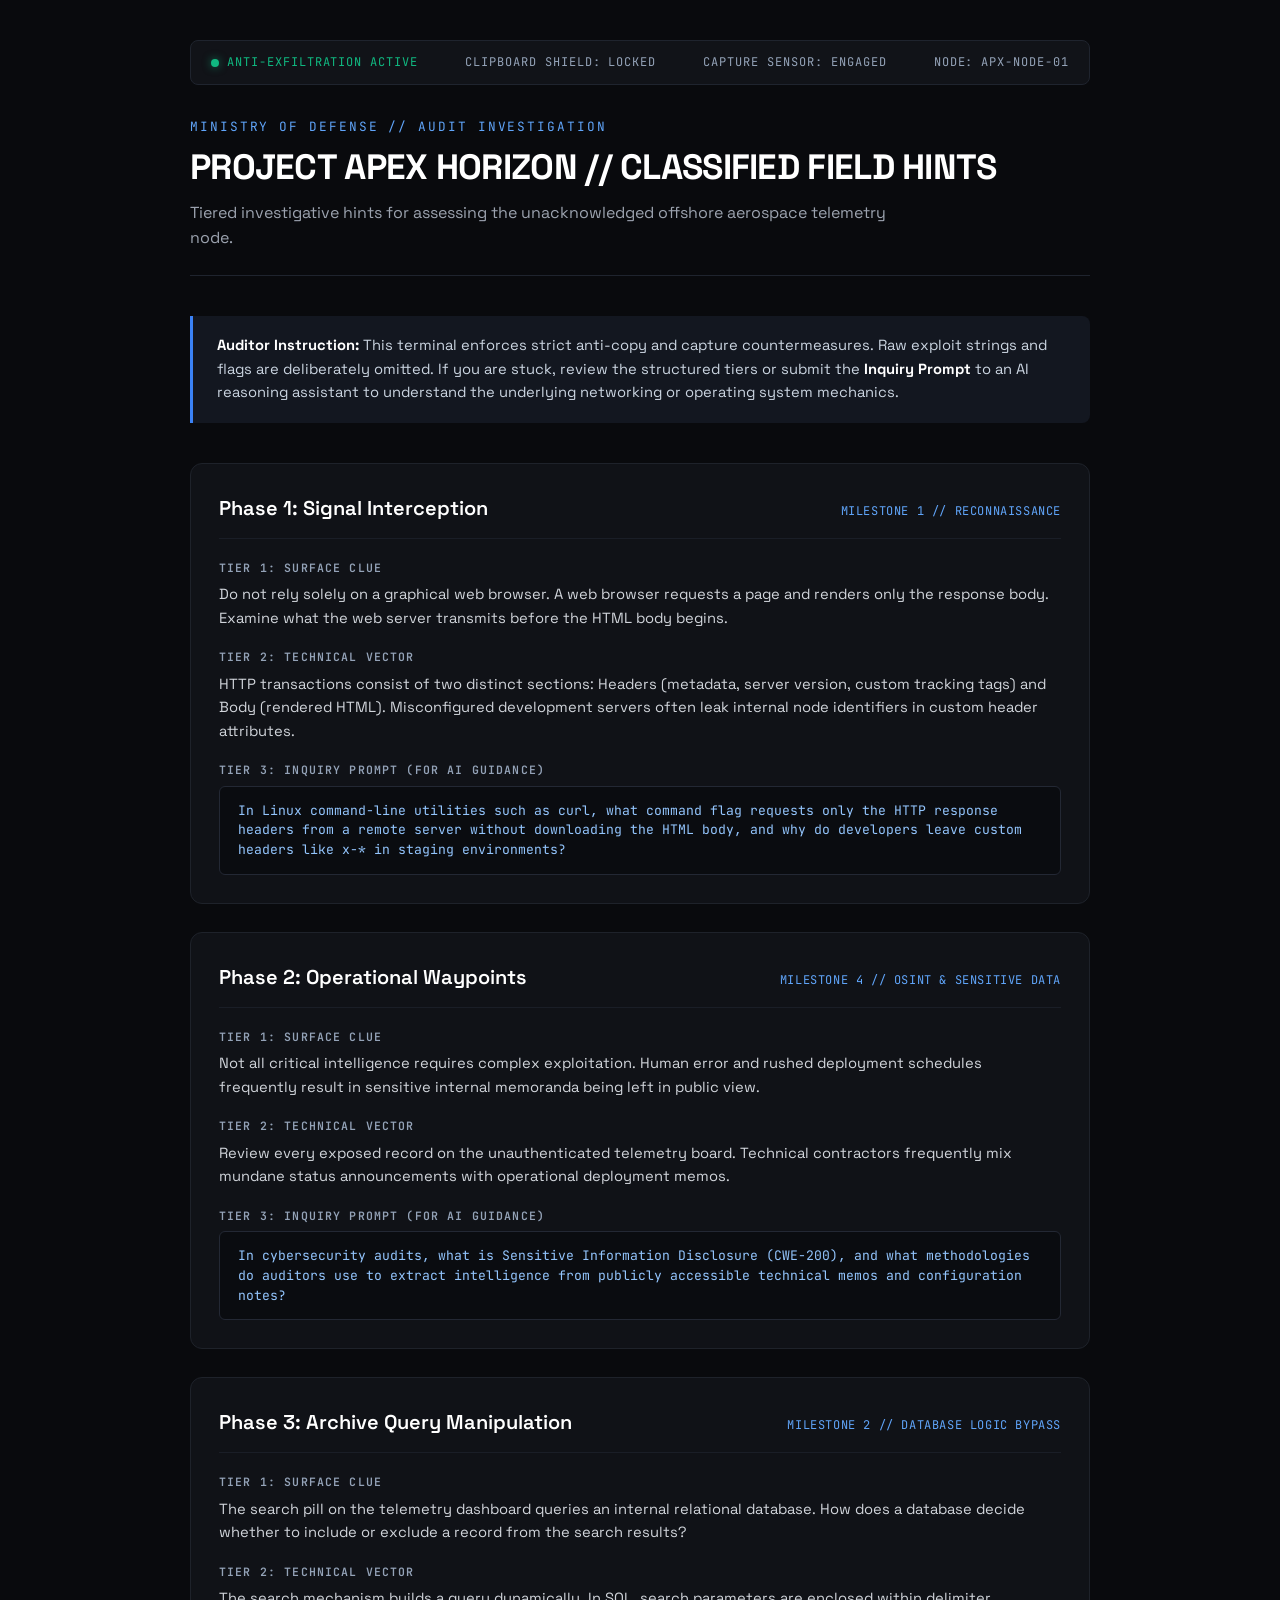
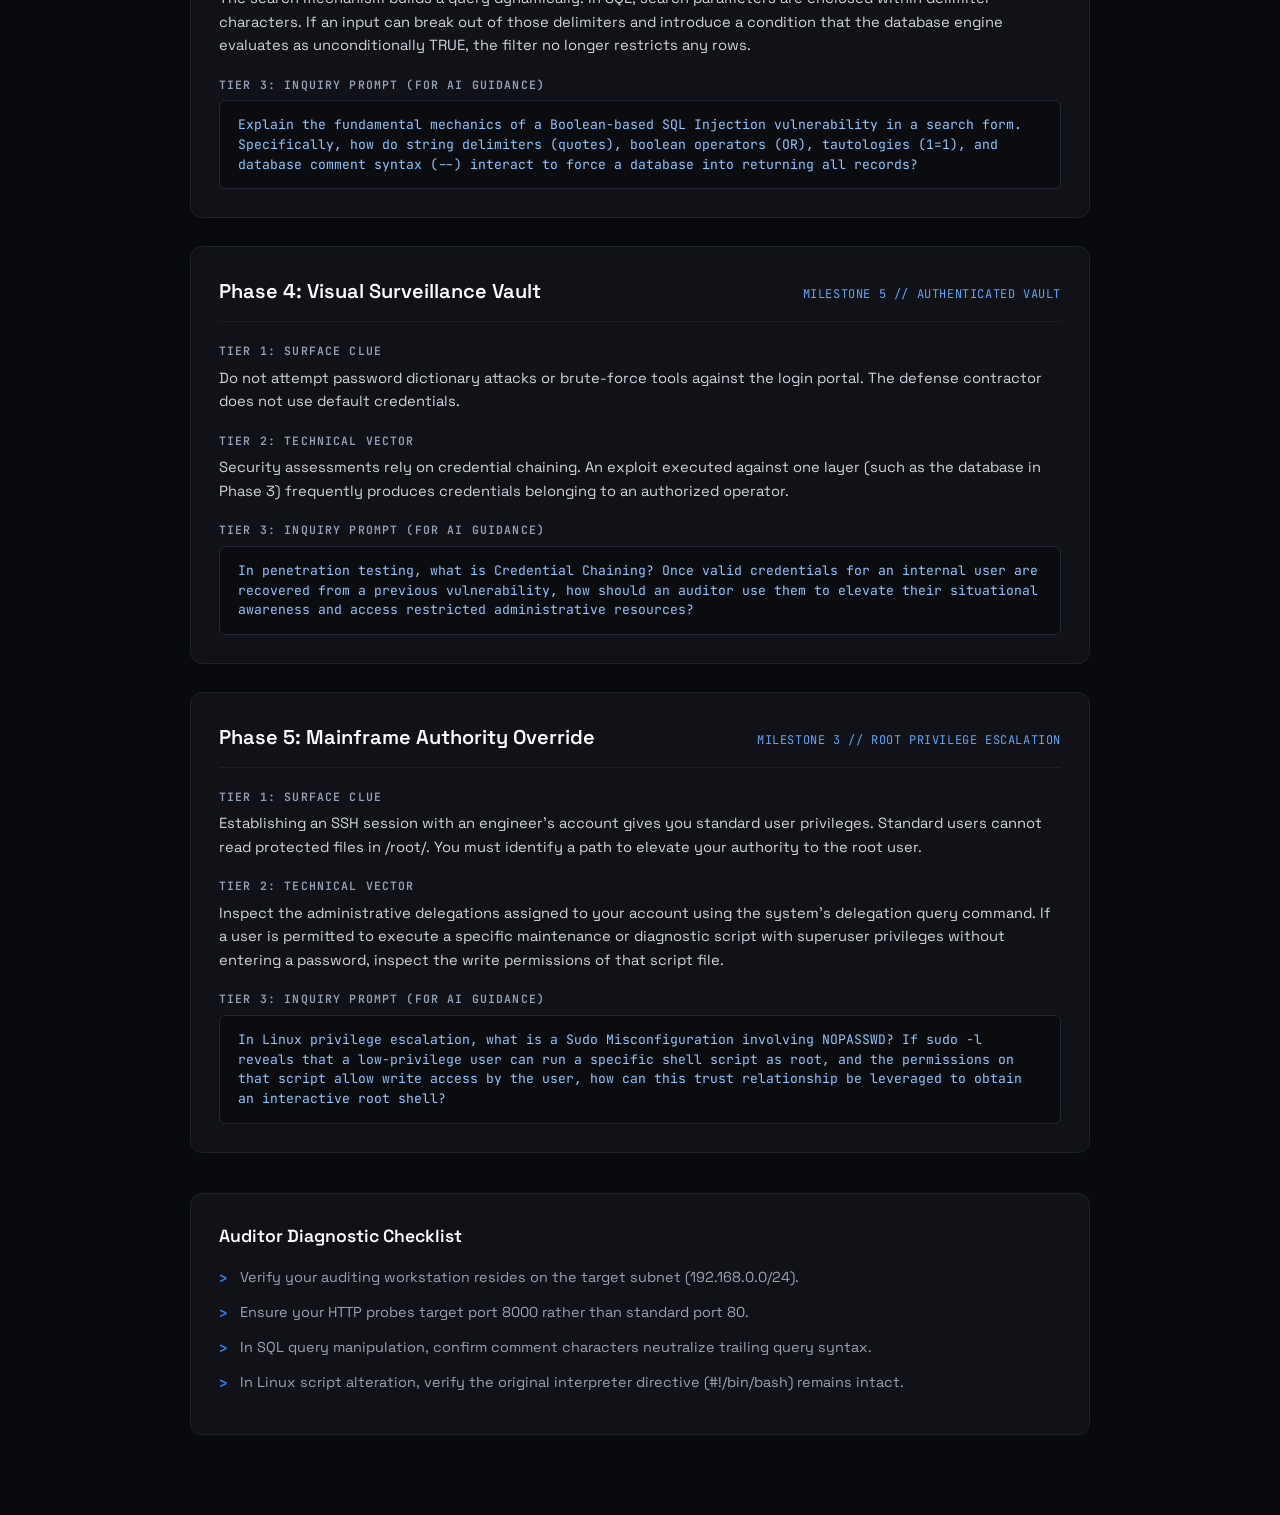
<file: hint/index.html>
<!DOCTYPE html>
<html lang="en">
<head>
  <meta charset="UTF-8">
  <meta name="viewport" content="width=device-width, initial-scale=1.0">
  <title>APEX HORIZON // CLASSIFIED AUDIT HINTS</title>
  <link rel="preconnect" href="https://fonts.googleapis.com">
  <link rel="preconnect" href="https://fonts.gstatic.com" crossorigin>
  <link href="https://fonts.googleapis.com/css2?family=Space+Grotesk:wght@400;500;600;700&family=JetBrains+Mono:wght@400;500;600&display=swap" rel="stylesheet">
  <style>
    /* -------------------------------------------------------------
       GLOBAL RESET & ANTI-COPY ENFORCEMENT
       ------------------------------------------------------------- */
    *, *::before, *::after {
      box-sizing: border-box;
      margin: 0;
      padding: 0;
      -webkit-user-select: none !important;
      -moz-user-select: none !important;
      -ms-user-select: none !important;
      user-select: none !important;
      -webkit-touch-callout: none !important;
    }

    /* Block Print Output */
    @media print {
      html, body {
        display: none !important;
        visibility: hidden !important;
        background: #000000 !important;
      }
    }

    body {
      background-color: #090a0d;
      color: #d1d5db;
      font-family: 'Space Grotesk', -apple-system, BlinkMacSystemFont, 'Segoe UI', Roboto, sans-serif;
      line-height: 1.6;
      min-height: 100vh;
      overflow-x: hidden;
      padding: 40px 20px 80px 20px;
      transition: filter 0.15s ease;
    }

    /* Container */
    .container {
      max-width: 900px;
      margin: 0 auto;
    }

    /* Security Status Banner */
    .security-bar {
      display: flex;
      justify-content: space-between;
      align-items: center;
      flex-wrap: wrap;
      gap: 12px;
      background: #111318;
      border: 1px solid #1f242e;
      border-radius: 8px;
      padding: 12px 20px;
      margin-bottom: 32px;
      font-family: 'JetBrains Mono', monospace;
      font-size: 0.75rem;
      letter-spacing: 0.08em;
      text-transform: uppercase;
    }

    .security-badge {
      display: inline-flex;
      align-items: center;
      gap: 8px;
      color: #10b981;
    }

    .badge-indicator {
      width: 8px;
      height: 8px;
      border-radius: 50%;
      background: #10b981;
      box-shadow: 0 0 8px rgba(16, 185, 129, 0.6);
    }

    .security-tag {
      color: #94a3b8;
    }

    /* Header */
    .header {
      margin-bottom: 40px;
      border-bottom: 1px solid #1f242e;
      padding-bottom: 24px;
    }

    .sub-tag {
      font-family: 'JetBrains Mono', monospace;
      font-size: 0.8rem;
      color: #60a5fa;
      letter-spacing: 0.15em;
      text-transform: uppercase;
      margin-bottom: 8px;
    }

    .title {
      font-size: 2.2rem;
      font-weight: 700;
      color: #ffffff;
      letter-spacing: -0.02em;
      line-height: 1.2;
      margin-bottom: 12px;
    }

    .lead {
      color: #9ca3af;
      font-size: 1rem;
      max-width: 720px;
    }

    /* Guidance Notice Box */
    .guidance-box {
      background: #131720;
      border-left: 3px solid #3b82f6;
      padding: 18px 24px;
      border-radius: 0 8px 8px 0;
      margin-bottom: 40px;
      font-size: 0.92rem;
      color: #cbd5e1;
    }

    .guidance-box strong {
      color: #ffffff;
    }

    /* Milestone Hint Section */
    .phase-card {
      background: #101217;
      border: 1px solid #1e222a;
      border-radius: 12px;
      padding: 28px;
      margin-bottom: 28px;
    }

    .phase-header {
      display: flex;
      justify-content: space-between;
      align-items: baseline;
      border-bottom: 1px solid #1a1e27;
      padding-bottom: 14px;
      margin-bottom: 20px;
      flex-wrap: wrap;
      gap: 10px;
    }

    .phase-title {
      font-size: 1.25rem;
      font-weight: 600;
      color: #ffffff;
    }

    .phase-meta {
      font-family: 'JetBrains Mono', monospace;
      font-size: 0.75rem;
      color: #60a5fa;
      letter-spacing: 0.05em;
    }

    .tier-block {
      margin-bottom: 18px;
    }

    .tier-block:last-child {
      margin-bottom: 0;
    }

    .tier-label {
      font-family: 'JetBrains Mono', monospace;
      font-size: 0.72rem;
      text-transform: uppercase;
      letter-spacing: 0.1em;
      color: #94a3b8;
      margin-bottom: 6px;
      font-weight: 600;
    }

    .tier-content {
      font-size: 0.92rem;
      color: #d1d5db;
    }

    .inquiry-prompt {
      background: #0a0c10;
      border: 1px solid #232834;
      border-radius: 6px;
      padding: 14px 18px;
      font-family: 'JetBrains Mono', monospace;
      font-size: 0.82rem;
      color: #93c5fd;
      line-height: 1.5;
    }

    /* Diagnostic Checklist */
    .checklist-card {
      background: #101217;
      border: 1px solid #1e222a;
      border-radius: 12px;
      padding: 28px;
      margin-top: 40px;
    }

    .checklist-title {
      font-size: 1.1rem;
      font-weight: 600;
      color: #ffffff;
      margin-bottom: 16px;
    }

    .checklist-item {
      display: flex;
      align-items: flex-start;
      gap: 12px;
      margin-bottom: 12px;
      font-size: 0.9rem;
      color: #9ca3af;
    }

    .check-bullet {
      font-family: 'JetBrains Mono', monospace;
      color: #3b82f6;
      font-weight: 700;
    }

    /* -------------------------------------------------------------
       ANTI-SCREENSHOT & BLACKOUT OVERLAY
       ------------------------------------------------------------- */
    #blackout-overlay {
      display: none;
      position: fixed;
      inset: 0;
      width: 100vw;
      height: 100vh;
      background-color: #000000;
      z-index: 9999999;
      color: #ffffff;
      flex-direction: column;
      justify-content: center;
      align-items: center;
      text-align: center;
      padding: 24px;
    }

    #blackout-overlay.active {
      display: flex;
    }

    .blackout-box {
      max-width: 540px;
      border: 1px solid #27272a;
      background: #09090b;
      padding: 36px 32px;
      border-radius: 12px;
    }

    .blackout-alert-title {
      font-family: 'JetBrains Mono', monospace;
      font-size: 0.85rem;
      letter-spacing: 0.15em;
      color: #ef4444;
      text-transform: uppercase;
      margin-bottom: 14px;
      font-weight: 600;
    }

    .blackout-heading {
      font-size: 1.4rem;
      font-weight: 600;
      margin-bottom: 12px;
      color: #ffffff;
    }

    .blackout-text {
      font-size: 0.9rem;
      color: #a1a1aa;
      line-height: 1.6;
      margin-bottom: 24px;
    }

    .btn-resume {
      display: inline-block;
      background: #ffffff;
      color: #000000;
      font-family: 'JetBrains Mono', monospace;
      font-weight: 600;
      font-size: 0.82rem;
      letter-spacing: 0.05em;
      padding: 10px 24px;
      border: none;
      border-radius: 6px;
      cursor: pointer;
      text-transform: uppercase;
      transition: background 0.15s ease;
    }

    .btn-resume:hover {
      background: #e4e4e7;
    }

    /* Security Toast Notification */
    #security-toast {
      position: fixed;
      bottom: 24px;
      right: 24px;
      background: #18181b;
      border: 1px solid #ef4444;
      color: #fca5a5;
      font-family: 'JetBrains Mono', monospace;
      font-size: 0.78rem;
      padding: 12px 20px;
      border-radius: 6px;
      z-index: 999998;
      box-shadow: 0 10px 25px rgba(0,0,0,0.5);
      opacity: 0;
      pointer-events: none;
      transform: translateY(10px);
      transition: opacity 0.2s ease, transform 0.2s ease;
    }

    #security-toast.visible {
      opacity: 1;
      transform: translateY(0);
    }
  </style>
</head>
<body oncontextmenu="return false;" ondragstart="return false;" onselectstart="return false;">

  <!-- Blackout Screen Overlay for Screenshot / Blur Protection -->
  <div id="blackout-overlay">
    <div class="blackout-box">
      <div class="blackout-alert-title">SECURITY PROTOCOL ACTIVATED</div>
      <div class="blackout-heading">DISPLAY SCREEN BLANKED OUT</div>
      <p class="blackout-text">
        An external screen capture tool, window blur event, or unauthorized capture shortcut was detected. The terminal display has been blacked out to protect classified intelligence.
      </p>
      <button class="btn-resume" id="resume-btn" onclick="restoreSession()">RESUME TERMINAL</button>
    </div>
  </div>

  <!-- Security Notification Toast -->
  <div id="security-toast">ACCESS DENIED: CLIPBOARD AND ACTION BLOCKED</div>

  <div class="container">
    
    <!-- Top Security Status Bar -->
    <div class="security-bar">
      <div class="security-badge">
        <span class="badge-indicator"></span>
        <span>ANTI-EXFILTRATION ACTIVE</span>
      </div>
      <div class="security-tag">CLIPBOARD SHIELD: LOCKED</div>
      <div class="security-tag">CAPTURE SENSOR: ENGAGED</div>
      <div class="security-tag">NODE: APX-NODE-01</div>
    </div>

    <!-- Page Header -->
    <header class="header">
      <div class="sub-tag">MINISTRY OF DEFENSE // AUDIT INVESTIGATION</div>
      <h1 class="title">PROJECT APEX HORIZON // CLASSIFIED FIELD HINTS</h1>
      <p class="lead">
        Tiered investigative hints for assessing the unacknowledged offshore aerospace telemetry node.
      </p>
    </header>

    <!-- Operational Instructions -->
    <div class="guidance-box">
      <strong>Auditor Instruction:</strong> This terminal enforces strict anti-copy and capture countermeasures. Raw exploit strings and flags are deliberately omitted. If you are stuck, review the structured tiers or submit the <strong>Inquiry Prompt</strong> to an AI reasoning assistant to understand the underlying networking or operating system mechanics.
    </div>

    <!-- Phase 1: Signal Interception -->
    <section class="phase-card">
      <div class="phase-header">
        <h2 class="phase-title">Phase 1: Signal Interception</h2>
        <span class="phase-meta">MILESTONE 1 // RECONNAISSANCE</span>
      </div>
      <div class="tier-block">
        <div class="tier-label">Tier 1: Surface Clue</div>
        <p class="tier-content">
          Do not rely solely on a graphical web browser. A web browser requests a page and renders only the response body. Examine what the web server transmits before the HTML body begins.
        </p>
      </div>
      <div class="tier-block">
        <div class="tier-label">Tier 2: Technical Vector</div>
        <p class="tier-content">
          HTTP transactions consist of two distinct sections: Headers (metadata, server version, custom tracking tags) and Body (rendered HTML). Misconfigured development servers often leak internal node identifiers in custom header attributes.
        </p>
      </div>
      <div class="tier-block">
        <div class="tier-label">Tier 3: Inquiry Prompt (For AI Guidance)</div>
        <div class="inquiry-prompt">
          In Linux command-line utilities such as curl, what command flag requests only the HTTP response headers from a remote server without downloading the HTML body, and why do developers leave custom headers like x-* in staging environments?
        </div>
      </div>
    </section>

    <!-- Phase 2: Operational Waypoints -->
    <section class="phase-card">
      <div class="phase-header">
        <h2 class="phase-title">Phase 2: Operational Waypoints</h2>
        <span class="phase-meta">MILESTONE 4 // OSINT & SENSITIVE DATA</span>
      </div>
      <div class="tier-block">
        <div class="tier-label">Tier 1: Surface Clue</div>
        <p class="tier-content">
          Not all critical intelligence requires complex exploitation. Human error and rushed deployment schedules frequently result in sensitive internal memoranda being left in public view.
        </p>
      </div>
      <div class="tier-block">
        <div class="tier-label">Tier 2: Technical Vector</div>
        <p class="tier-content">
          Review every exposed record on the unauthenticated telemetry board. Technical contractors frequently mix mundane status announcements with operational deployment memos.
        </p>
      </div>
      <div class="tier-block">
        <div class="tier-label">Tier 3: Inquiry Prompt (For AI Guidance)</div>
        <div class="inquiry-prompt">
          In cybersecurity audits, what is Sensitive Information Disclosure (CWE-200), and what methodologies do auditors use to extract intelligence from publicly accessible technical memos and configuration notes?
        </div>
      </div>
    </section>

    <!-- Phase 3: Archive Query Manipulation -->
    <section class="phase-card">
      <div class="phase-header">
        <h2 class="phase-title">Phase 3: Archive Query Manipulation</h2>
        <span class="phase-meta">MILESTONE 2 // DATABASE LOGIC BYPASS</span>
      </div>
      <div class="tier-block">
        <div class="tier-label">Tier 1: Surface Clue</div>
        <p class="tier-content">
          The search pill on the telemetry dashboard queries an internal relational database. How does a database decide whether to include or exclude a record from the search results?
        </p>
      </div>
      <div class="tier-block">
        <div class="tier-label">Tier 2: Technical Vector</div>
        <p class="tier-content">
          The search mechanism builds a query dynamically. In SQL, search parameters are enclosed within delimiter characters. If an input can break out of those delimiters and introduce a condition that the database engine evaluates as unconditionally TRUE, the filter no longer restricts any rows.
        </p>
      </div>
      <div class="tier-block">
        <div class="tier-label">Tier 3: Inquiry Prompt (For AI Guidance)</div>
        <div class="inquiry-prompt">
          Explain the fundamental mechanics of a Boolean-based SQL Injection vulnerability in a search form. Specifically, how do string delimiters (quotes), boolean operators (OR), tautologies (1=1), and database comment syntax (--) interact to force a database into returning all records?
        </div>
      </div>
    </section>

    <!-- Phase 4: Visual Surveillance Vault -->
    <section class="phase-card">
      <div class="phase-header">
        <h2 class="phase-title">Phase 4: Visual Surveillance Vault</h2>
        <span class="phase-meta">MILESTONE 5 // AUTHENTICATED VAULT</span>
      </div>
      <div class="tier-block">
        <div class="tier-label">Tier 1: Surface Clue</div>
        <p class="tier-content">
          Do not attempt password dictionary attacks or brute-force tools against the login portal. The defense contractor does not use default credentials.
        </p>
      </div>
      <div class="tier-block">
        <div class="tier-label">Tier 2: Technical Vector</div>
        <p class="tier-content">
          Security assessments rely on credential chaining. An exploit executed against one layer (such as the database in Phase 3) frequently produces credentials belonging to an authorized operator.
        </p>
      </div>
      <div class="tier-block">
        <div class="tier-label">Tier 3: Inquiry Prompt (For AI Guidance)</div>
        <div class="inquiry-prompt">
          In penetration testing, what is Credential Chaining? Once valid credentials for an internal user are recovered from a previous vulnerability, how should an auditor use them to elevate their situational awareness and access restricted administrative resources?
        </div>
      </div>
    </section>

    <!-- Phase 5: Mainframe Authority Override -->
    <section class="phase-card">
      <div class="phase-header">
        <h2 class="phase-title">Phase 5: Mainframe Authority Override</h2>
        <span class="phase-meta">MILESTONE 3 // ROOT PRIVILEGE ESCALATION</span>
      </div>
      <div class="tier-block">
        <div class="tier-label">Tier 1: Surface Clue</div>
        <p class="tier-content">
          Establishing an SSH session with an engineer's account gives you standard user privileges. Standard users cannot read protected files in /root/. You must identify a path to elevate your authority to the root user.
        </p>
      </div>
      <div class="tier-block">
        <div class="tier-label">Tier 2: Technical Vector</div>
        <p class="tier-content">
          Inspect the administrative delegations assigned to your account using the system's delegation query command. If a user is permitted to execute a specific maintenance or diagnostic script with superuser privileges without entering a password, inspect the write permissions of that script file.
        </p>
      </div>
      <div class="tier-block">
        <div class="tier-label">Tier 3: Inquiry Prompt (For AI Guidance)</div>
        <div class="inquiry-prompt">
          In Linux privilege escalation, what is a Sudo Misconfiguration involving NOPASSWD? If sudo -l reveals that a low-privilege user can run a specific shell script as root, and the permissions on that script allow write access by the user, how can this trust relationship be leveraged to obtain an interactive root shell?
        </div>
      </div>
    </section>

    <!-- Verification Checklist -->
    <div class="checklist-card">
      <h3 class="checklist-title">Auditor Diagnostic Checklist</h3>
      <div class="checklist-item">
        <span class="check-bullet">&gt;</span>
        <span>Verify your auditing workstation resides on the target subnet (192.168.0.0/24).</span>
      </div>
      <div class="checklist-item">
        <span class="check-bullet">&gt;</span>
        <span>Ensure your HTTP probes target port 8000 rather than standard port 80.</span>
      </div>
      <div class="checklist-item">
        <span class="check-bullet">&gt;</span>
        <span>In SQL query manipulation, confirm comment characters neutralize trailing query syntax.</span>
      </div>
      <div class="checklist-item">
        <span class="check-bullet">&gt;</span>
        <span>In Linux script alteration, verify the original interpreter directive (#!/bin/bash) remains intact.</span>
      </div>
    </div>

  </div>

  <!-- -------------------------------------------------------------
       SECURITY ENGINE JAVASCRIPT
       Enforces copy blocking, contextmenu denial, and screenshot blackout
       ------------------------------------------------------------- -->
  <script>
    const blackout = document.getElementById('blackout-overlay');
    const toast = document.getElementById('security-toast');
    let toastTimeout = null;

    function showSecurityToast(msg) {
      if (toastTimeout) clearTimeout(toastTimeout);
      toast.textContent = msg || 'ACTION DENIED: SECURITY POLICY ENFORCED';
      toast.classList.add('visible');
      toastTimeout = setTimeout(() => {
        toast.classList.remove('visible');
      }, 2500);
    }

    function triggerBlackout(reason) {
      blackout.classList.add('active');
      document.body.style.filter = 'blur(30px)';
      // Clear clipboard to neutralize PrintScreen buffer
      try {
        if (navigator.clipboard && navigator.clipboard.writeText) {
          navigator.clipboard.writeText('');
        }
      } catch (err) {}
    }

    function restoreSession() {
      blackout.classList.remove('active');
      document.body.style.filter = 'none';
    }

    // 1. Block Context Menu (Right Click)
    document.addEventListener('contextmenu', (e) => {
      e.preventDefault();
      showSecurityToast('CONTEXT MENU RESTRICTED');
      return false;
    });

    // 2. Block Copy, Cut, Paste
    document.addEventListener('copy', (e) => {
      e.preventDefault();
      showSecurityToast('CLIPBOARD EXFILTRATION PROHIBITED');
      return false;
    });

    document.addEventListener('cut', (e) => {
      e.preventDefault();
      showSecurityToast('CLIPBOARD EXFILTRATION PROHIBITED');
      return false;
    });

    document.addEventListener('paste', (e) => {
      e.preventDefault();
      return false;
    });

    // 3. Block Drag and Select
    document.addEventListener('selectstart', (e) => {
      e.preventDefault();
      return false;
    });

    document.addEventListener('dragstart', (e) => {
      e.preventDefault();
      return false;
    });

    // 4. Keyboard Shortcuts Interceptor (DevTools, Print, Copy, Save, View-Source, PrintScreen)
    window.addEventListener('keydown', (e) => {
      // PrintScreen Key
      if (e.key === 'PrintScreen' || e.keyCode === 44) {
        e.preventDefault();
        triggerBlackout('PrintScreen key pressed');
        return false;
      }

      // Windows Snipping Tool (Win + Shift + S) or Mac (Cmd + Shift + 4 / 3)
      if (e.shiftKey && (e.metaKey || (e.ctrlKey && e.key.toLowerCase() === 's'))) {
        e.preventDefault();
        triggerBlackout('Capture shortcut detected');
        return false;
      }

      // F12 or Inspect shortcuts
      if (e.key === 'F12' || (e.ctrlKey && e.shiftKey && ['I', 'J', 'C'].includes(e.key.toUpperCase()))) {
        e.preventDefault();
        showSecurityToast('DEVELOPER TOOLS BLOCKED');
        return false;
      }

      // Ctrl+U (View Source), Ctrl+S (Save), Ctrl+P (Print), Ctrl+A (Select All), Ctrl+C (Copy)
      if ((e.ctrlKey || e.metaKey) && ['u', 's', 'p', 'a', 'c', 'x'].includes(e.key.toLowerCase())) {
        e.preventDefault();
        if (e.key.toLowerCase() === 'p') {
          triggerBlackout('Print capture blocked');
        } else {
          showSecurityToast('SHORTCUT COMBINATION RESTRICTED');
        }
        return false;
      }
    });

    window.addEventListener('keyup', (e) => {
      if (e.key === 'PrintScreen' || e.keyCode === 44) {
        triggerBlackout('PrintScreen key released');
      }
    });

    // 5. Anti-Screenshot via Window Focus Loss (Snipping Tool / ShareX focus steal)
    window.addEventListener('blur', () => {
      triggerBlackout('Window focus lost');
    });

    // 6. Visibility Change (Tab switch or screen recording backgrounding)
    document.addEventListener('visibilitychange', () => {
      if (document.hidden) {
        triggerBlackout('Document visibility hidden');
      }
    });
  </script>
</body>
</html>
</file>
